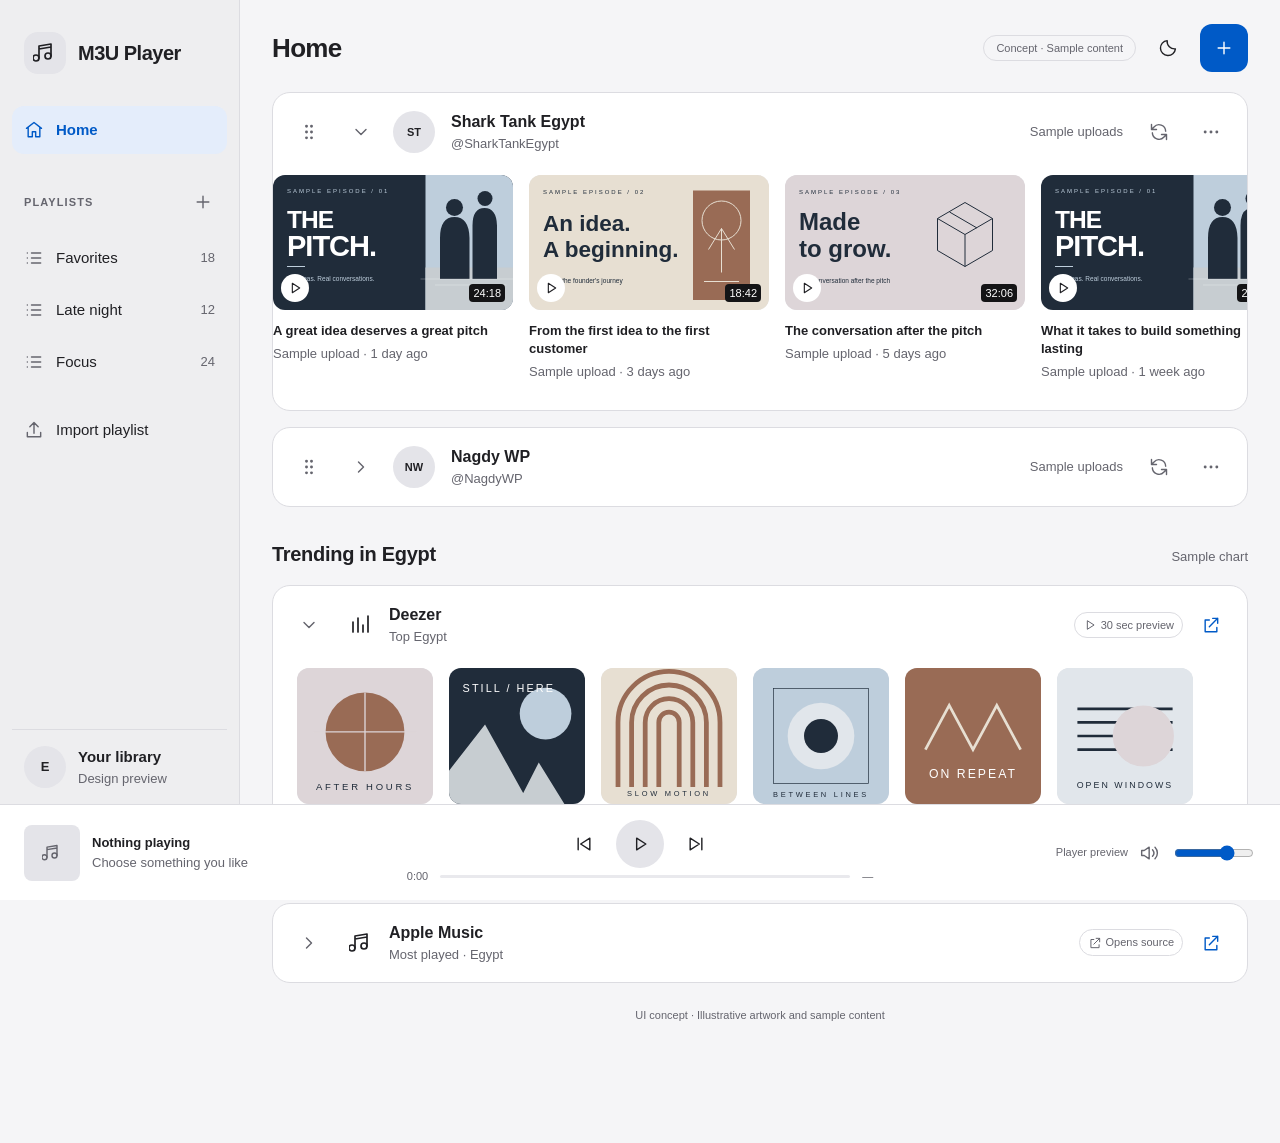
<file: design/apple-ui/preview.html>
<!doctype html>
<html lang="en" data-theme="light">
<head>
  <meta charset="utf-8">
  <meta name="viewport" content="width=device-width, initial-scale=1">
  <meta name="color-scheme" content="light dark">
  <title>M3U Player · Apple UI proposal</title>
  <style>
    /* HTML interpretations of the requested skill; exact Flutter tokens are
       not present in this repository. No production styles are imported. */
    :root {
      --ground: #f5f5f7; --card: #fff; --sidebar: #eeeef0; --text: #202024;
      --muted: #65656e; --edge: #dcdce1; --line: #e9e9ed; --accent: #005ac7;
      --on-accent: #fff; --wash: #e4edfb; --hover: #f0f0f3; --chip: #e4e4e9;
      --danger: #b92738; --scrim: #0008; --stage: #141416; --stage-text: #fff;
      --art-ink: #202c3a; --art-paper: #e1e6eb; --art-blue: #becedc;
      --art-white: #fff; --art-pale: #edf0f2; --art-grey: #c7cdd1;
      --art-plum: #ddd5d8; --art-rust: #996b55; --art-sand: #e7dfd2;
      --space-1: .25rem; --space-2: .5rem; --space-3: .75rem;
      --space-4: 1rem; --space-5: 1.25rem; --space-6: 1.5rem; --space-8: 2rem;
      --radius: 1.125rem; --small-radius: .75rem; --pill: 99rem;
      --footnote: .6875rem; --caption: .8125rem; --body: .9375rem;
      --row-title: 1rem; --title: 1.25rem; --large-title: 1.625rem;
      --icon: 1.25rem; --target: 3rem; --sidebar-width: 15rem;
      --motion: 140ms; --page-max: 78rem;
      font-family: -apple-system, BlinkMacSystemFont, "Segoe UI", sans-serif;
      color-scheme: light;
    }
    [data-theme="dark"] {
      --ground: #101011; --card: #1d1d1f; --sidebar: #171719; --text: #f5f5f7;
      --muted: #aaaab4; --edge: #3c3c41; --line: #323236; --accent: #8ab8ff;
      --on-accent: #102548; --wash: #253348; --hover: #2c2c30; --chip: #303035;
      --danger: #ff98a2; --scrim: #000a; color-scheme: dark;
    }
    * { box-sizing: border-box; }
    html, body { margin: 0; min-height: 100%; }
    body { background: var(--ground); color: var(--text); font-size: var(--body); line-height: 1.5; }
    button, input { font: inherit; }
    button, a, input { -webkit-tap-highlight-color: transparent; }
    button { color: inherit; cursor: pointer; }
    button, .button { min-block-size: var(--target); border: 0; border-radius: var(--small-radius); background: transparent; }
    button:hover, .button:hover { background: var(--hover); }
    button:active { background: var(--wash); }
    button:disabled { opacity: .5; cursor: default; }
    :focus-visible { outline: 2px solid var(--accent); outline-offset: 3px; }
    a { color: var(--accent); text-decoration: none; }
    a:hover { text-decoration: underline; }
    svg.icon { inline-size: var(--icon); block-size: var(--icon); stroke: currentColor; stroke-width: 1.7; fill: none; stroke-linecap: round; stroke-linejoin: round; flex: none; }
    .sprites { position: absolute; inline-size: 0; block-size: 0; overflow: hidden; }
    .icon-button { display: inline-flex; align-items: center; justify-content: center; inline-size: var(--target); min-inline-size: var(--target); min-block-size: var(--target); padding: var(--space-2); }
    .primary { background: var(--accent); color: var(--on-accent); }
    .primary:hover { background: var(--accent); opacity: .9; }
    .secondary { border: 1px solid var(--edge); background: var(--card); padding-inline: var(--space-5); }
    .text-button { display: inline-flex; gap: var(--space-2); align-items: center; justify-content: center; color: var(--accent); padding-inline: var(--space-3); white-space: nowrap; }
    .muted { color: var(--muted); }
    .caption { font-size: var(--caption); }
    .numeric { font-variant-numeric: tabular-nums; }
    .sr-only { position: absolute; inline-size: 1px; block-size: 1px; padding: 0; overflow: hidden; clip-path: inset(50%); white-space: nowrap; }
    [hidden] { display: none !important; }
    h1, h2, h3, p { margin: 0; }
    .app { display: grid; grid-template-columns: var(--sidebar-width) minmax(0, 1fr); min-block-size: 100vh; padding-block-end: 6rem; }
    .sidebar { position: fixed; inset-block: 0 6rem; inset-inline-start: 0; inline-size: var(--sidebar-width); padding: var(--space-6) var(--space-3) var(--space-4); display: flex; flex-direction: column; background: var(--sidebar); border-inline-end: 1px solid var(--edge); z-index: 20; overflow-y: auto; }
    .brand { display: flex; gap: var(--space-3); align-items: center; padding: var(--space-2) var(--space-3) var(--space-8); font-size: var(--title); font-weight: 650; letter-spacing: -.025em; }
    .brand-mark { background: var(--chip); color: var(--text); display: grid; place-items: center; inline-size: 2.625rem; block-size: 2.625rem; border-radius: .875rem; }
    .brand-mark .icon { inline-size: 1.5rem; block-size: 1.5rem; }
    .nav-item { inline-size: 100%; display: flex; align-items: center; gap: var(--space-3); padding: var(--space-3); text-align: start; margin-block-end: var(--space-1); }
    .nav-item .icon { color: var(--muted); }
    .nav-item[aria-current="page"] { background: var(--wash); color: var(--accent); font-weight: 600; }
    .nav-item[aria-current="page"] .icon { color: var(--accent); }
    .nav-label { flex: 1; overflow-wrap: anywhere; }
    .count { color: var(--muted); font-size: var(--caption); font-variant-numeric: tabular-nums; }
    .sidebar-label { display: flex; align-items: center; justify-content: space-between; margin-block: var(--space-5) var(--space-2); padding-inline-start: var(--space-3); color: var(--muted); }
    .sidebar-label h2 { font-size: var(--footnote); font-weight: 650; letter-spacing: .1em; text-transform: uppercase; }
    .import-button { margin-block-start: var(--space-4); }
    .profile { display: flex; align-items: center; gap: var(--space-3); padding: var(--space-4) var(--space-3) 0; border-block-start: 1px solid var(--edge); margin-block-start: auto; }
    .profile-copy { min-inline-size: 0; }
    .profile-copy p { font-size: var(--caption); }
    .avatar { inline-size: 2.625rem; block-size: 2.625rem; flex: none; display: grid; place-items: center; background: var(--chip); border-radius: 50%; font-weight: 650; font-size: var(--caption); }
    main { grid-column: 2; min-inline-size: 0; padding-inline: var(--space-8); }
    .main-inner { max-inline-size: var(--page-max); margin-inline: auto; }
    .toolbar { display: flex; justify-content: space-between; align-items: center; gap: var(--space-4); padding-block: var(--space-6) var(--space-5); }
    .toolbar-title { display: flex; align-items: center; min-inline-size: 0; gap: var(--space-2); }
    .toolbar h1 { font-size: var(--large-title); font-weight: 650; letter-spacing: -.025em; }
    .toolbar-actions { display: flex; gap: var(--space-2); align-items: center; }
    .preview-tag { font-size: var(--footnote); color: var(--muted); border: 1px solid var(--edge); border-radius: var(--pill); padding: var(--space-1) var(--space-3); white-space: nowrap; }
    .mobile-menu, .drawer-close { display: none; }
    .channel-stack { display: flex; flex-direction: column; gap: var(--space-4); }
    .panel { border: 1px solid var(--edge); border-radius: var(--radius); background: var(--card); min-inline-size: 0; }
    .panel-head { display: flex; align-items: center; gap: var(--space-1); padding: var(--space-3); min-block-size: 4.875rem; }
    .grip { cursor: grab; color: var(--muted); touch-action: none; }
    .grip:active { cursor: grabbing; }
    .collapse { color: var(--muted); }
    .collapse .icon { transition: transform var(--motion); }
    .collapse[aria-expanded="false"] .icon { transform: rotate(-90deg); }
    .channel-avatar { margin-inline: var(--space-1) var(--space-3); background: var(--chip); color: var(--text); font-size: var(--footnote); }
    .row-identity { min-inline-size: 0; flex: 1; }
    .row-identity h2, .row-identity h3 { font-size: var(--row-title); font-weight: 650; overflow-wrap: anywhere; }
    .row-identity p { font-size: var(--caption); color: var(--muted); }
    .row-tools { display: flex; align-items: center; gap: var(--space-1); margin-inline-start: auto; }
    .row-tools > .icon-button { color: var(--muted); }
    .header-note { font-size: var(--caption); color: var(--muted); padding-inline: var(--space-2); white-space: nowrap; }
    .row-body { padding-block-end: var(--space-5); }
    .rail { display: flex; gap: var(--space-4); overflow-x: auto; padding: var(--space-1) var(--space-6) var(--space-2); scroll-snap-type: x proximity; scrollbar-color: var(--edge) transparent; scrollbar-width: thin; }
    .media { inline-size: 15rem; min-inline-size: 15rem; text-align: start; padding: 0; display: flex; flex-direction: column; align-items: stretch; border-radius: var(--small-radius); scroll-snap-align: start; background: transparent; }
    .media:hover { background: transparent; }
    .thumbnail { position: relative; aspect-ratio: 16/9; inline-size: 100%; overflow: hidden; background: var(--chip); border-radius: var(--small-radius); }
    .art { inline-size: 100%; block-size: 100%; display: block; }
    .media:hover .thumbnail { outline: 2px solid var(--accent); outline-offset: 2px; }
    .media-title { font-size: var(--caption); font-weight: 600; margin-block-start: var(--space-3); line-height: 1.4; }
    .media-meta { font-size: var(--caption); color: var(--muted); margin-block-start: var(--space-1); }
    .duration { position: absolute; inset-inline-end: var(--space-2); inset-block-end: var(--space-2); background: var(--stage); color: var(--stage-text); font-size: var(--footnote); font-variant-numeric: tabular-nums; border-radius: var(--space-1); padding: 1px var(--space-1); }
    .thumbnail-play { position: absolute; inset-inline-start: var(--space-2); inset-block-end: var(--space-2); inline-size: 1.75rem; block-size: 1.75rem; display: grid; place-items: center; border-radius: 50%; background: var(--card); color: var(--text); }
    .thumbnail-play .icon { inline-size: 1rem; block-size: 1rem; }
    .section-heading { display: flex; align-items: baseline; flex-wrap: wrap; justify-content: space-between; gap: var(--space-2); margin-block: var(--space-8) var(--space-4); }
    .section-heading h2 { font-size: var(--title); font-weight: 650; letter-spacing: -.015em; }
    .section-heading p { font-size: var(--caption); color: var(--muted); }
    .trends { display: flex; flex-direction: column; gap: var(--space-4); }
    .source-logo { inline-size: 2rem; block-size: 2rem; margin-inline: var(--space-2); color: var(--text); display: grid; place-items: center; }
    .source-logo .icon { inline-size: 1.5rem; block-size: 1.5rem; }
    .mode { display: inline-flex; align-items: center; gap: var(--space-1); border: 1px solid var(--edge); border-radius: var(--pill); padding: var(--space-1) var(--space-2); font-size: var(--footnote); color: var(--muted); white-space: nowrap; }
    .mode .icon { inline-size: .875rem; block-size: .875rem; }
    .album { inline-size: 8.5rem; min-inline-size: 8.5rem; }
    .album .thumbnail { aspect-ratio: 1; }
    .rank { font-size: var(--footnote); color: var(--muted); margin-inline-end: var(--space-1); font-weight: 400; }
    .content-footer { padding-block: var(--space-6); color: var(--muted); font-size: var(--footnote); text-align: center; }
    .player-bar { position: fixed; inset-inline: 0; inset-block-end: 0; z-index: 30; min-block-size: 6rem; display: grid; grid-template-columns: minmax(0, 1fr) minmax(17rem, 1.3fr) minmax(0, 1fr); gap: var(--space-6); align-items: center; padding: var(--space-3) var(--space-6); border-block-start: 1px solid var(--edge); background: var(--card); }
    .now-playing { min-inline-size: 0; display: flex; align-items: center; gap: var(--space-3); }
    .now-cover { inline-size: 3.5rem; block-size: 3.5rem; border-radius: var(--space-2); overflow: hidden; background: var(--chip); color: var(--muted); display: grid; place-items: center; flex: none; }
    .now-copy { min-inline-size: 0; }
    .now-copy strong { font-weight: 600; font-size: var(--caption); display: block; overflow: hidden; text-overflow: ellipsis; white-space: nowrap; }
    .now-copy p { font-size: var(--caption); color: var(--muted); }
    .transport { display: flex; flex-direction: column; align-items: center; }
    .transport-buttons { display: flex; align-items: center; justify-content: center; gap: var(--space-2); }
    .transport-buttons .main-play { background: var(--chip); border-radius: 50%; }
    .progress { display: flex; gap: var(--space-3); align-items: center; inline-size: 100%; font-size: var(--footnote); color: var(--muted); }
    .progress-line { flex: 1; block-size: 3px; border-radius: var(--pill); background: var(--line); }
    .player-end { display: flex; align-items: center; justify-content: flex-end; gap: var(--space-3); color: var(--muted); }
    .volume { accent-color: var(--accent); inline-size: 5rem; min-block-size: var(--target); }
    .preview-word { font-size: var(--footnote); color: var(--muted); }
    dialog { inline-size: min(30rem, calc(100% - 2rem)); max-block-size: calc(100dvh - 2rem); overflow-y: auto; padding: var(--space-6); border: 0; border-radius: var(--radius); background: var(--card); color: var(--text); }
    dialog::backdrop { background: var(--scrim); }
    .dialog-head { display: flex; align-items: center; justify-content: space-between; gap: var(--space-3); margin-block-end: var(--space-4); }
    .dialog-head h2 { font-size: var(--title); font-weight: 650; }
    .dialog-actions { display: flex; flex-wrap: wrap; justify-content: flex-end; gap: var(--space-2); margin-block-start: var(--space-6); }
    .dialog-actions .primary { padding-inline: var(--space-5); }
    .field { display: flex; flex-direction: column; gap: var(--space-2); margin-block-start: var(--space-5); }
    .field label { font-size: var(--caption); font-weight: 600; }
    input[type="text"], input[type="url"] { min-inline-size: 0; inline-size: 100%; min-block-size: var(--target); background: var(--ground); color: var(--text); border: 1px solid var(--edge); border-radius: var(--small-radius); padding: var(--space-3); }
    .lookup-result { display: flex; align-items: center; gap: var(--space-3); border: 1px solid var(--edge); border-radius: var(--small-radius); padding: var(--space-4); margin-block-start: var(--space-4); }
    .lookup-result strong { display: block; }
    .inline-message { color: var(--danger); font-size: var(--caption); margin-block-start: var(--space-3); }
    .video-dialog { inline-size: min(57rem, calc(100% - 2rem)); padding: 0; }
    .video-dialog .dialog-head { padding: var(--space-4) var(--space-5); margin: 0; }
    .video-dialog .dialog-head h2 { font-size: var(--row-title); }
    .video-stage { position: relative; aspect-ratio: 16/9; background: var(--stage); }
    .video-stage .art { opacity: .6; }
    .stage-indicator { position: absolute; inset: 0; display: grid; align-content: center; justify-items: center; gap: var(--space-3); color: var(--stage-text); }
    .stage-indicator .icon { inline-size: 3rem; block-size: 3rem; }
    .stage-indicator span { background: var(--stage); border-radius: var(--pill); padding: var(--space-1) var(--space-3); font-size: var(--caption); }
    .video-info { padding: var(--space-5) var(--space-6); }
    .video-info h3 { font-size: var(--title); margin-block-end: var(--space-1); }
    .video-bottom { display: flex; flex-wrap: wrap; justify-content: space-between; align-items: center; gap: var(--space-3); border-block-start: 1px solid var(--line); margin-block-start: var(--space-5); padding-block-start: var(--space-3); }
    .link-button { min-block-size: var(--target); display: inline-flex; align-items: center; gap: var(--space-2); }
    .menu-dialog { inline-size: min(23rem, calc(100% - 2rem)); }
    .menu-item { inline-size: 100%; display: flex; gap: var(--space-3); align-items: center; text-align: start; padding-inline: var(--space-3); }
    .danger { color: var(--danger); }
    .menu-divider { border: 0; border-block-start: 1px solid var(--line); margin-block: var(--space-2); }
    .dropzone { display: flex; flex-direction: column; gap: var(--space-3); align-items: center; text-align: center; border: 1px dashed var(--edge); border-radius: var(--small-radius); padding: var(--space-6); margin-block-start: var(--space-5); }
    .dropzone input { inline-size: 100%; font-size: var(--caption); }
    .playlist-head { display: flex; justify-content: space-between; align-items: center; flex-wrap: wrap; gap: var(--space-3); padding: var(--space-5); }
    .playlist-track { display: flex; gap: var(--space-4); align-items: center; padding: var(--space-3) var(--space-5); border-block-start: 1px solid var(--line); }
    .playlist-track .media-meta { margin: 0; }
    .track-art { inline-size: 3rem; block-size: 3rem; flex: none; border-radius: var(--space-2); overflow: hidden; }
    .toast { position: fixed; inset-inline-start: 50%; inset-block-end: 7rem; transform: translateX(-50%); z-index: 60; inline-size: max-content; max-inline-size: calc(100% - 2rem); padding: var(--space-3) var(--space-5); border: 1px solid var(--edge); border-radius: var(--pill); background: var(--card); color: var(--text); font-size: var(--caption); text-align: center; pointer-events: none; }
    .dragging { outline: 2px solid var(--accent); opacity: .75; }
    .drawer-scrim { display: none; }
    @media (min-width: 100rem) { main { padding-inline: 3rem; } }
    @media (max-width: 70rem) {
      :root { --sidebar-width: 13rem; }
      main { padding-inline: var(--space-6); }
      .header-note { display: none; }
      .player-end .preview-word { display: none; }
      .player-bar { grid-template-columns: minmax(0, 1fr) minmax(15rem, 1fr) auto; }
      .mode { margin-inline-start: auto; }
    }
    @media (max-width: 50rem) {
      .app { display: block; }
      main { padding-inline: var(--space-5); }
      .sidebar { inset-block-end: 0; inline-size: min(19rem, calc(100% - 3rem)); transform: translateX(-110%); transition: transform var(--motion); z-index: 50; }
      [dir="rtl"] .sidebar { transform: translateX(110%); }
      .sidebar[data-open] { transform: none; }
      .sidebar .brand { padding-block-end: var(--space-6); }
      .drawer-close { display: inline-flex; margin-inline-start: auto; }
      .mobile-menu { display: inline-flex; }
      .drawer-scrim[data-open] { display: block; position: fixed; inset: 0; background: var(--scrim); z-index: 40; border-radius: 0; inline-size: 100%; block-size: 100%; }
      .toolbar { padding-block: var(--space-4); }
      .toolbar h1 { font-size: var(--title); }
      .player-bar { grid-template-columns: minmax(0, 1fr) auto; gap: var(--space-2); padding-inline: var(--space-4); }
      .player-end, .progress, .transport-buttons .skip { display: none; }
      .player-bar { min-block-size: 5rem; }
      .app { padding-block-end: 5rem; }
      .toast { inset-block-end: 6rem; }
      .preview-tag { display: none; }
      .row-tools { gap: 0; }
      .row-identity p { font-size: var(--footnote); }
      .channel-avatar { margin-inline-end: var(--space-2); inline-size: 2.25rem; block-size: 2.25rem; }
      .panel-head { flex-wrap: wrap; padding: var(--space-2); gap: 0; }
      .channel-head .row-identity { flex: 1; min-inline-size: 5rem; }
      .channel-head .row-tools { margin-inline-start: auto; }
      .panel-head > .mode { margin-inline-start: auto; margin-inline-end: var(--space-2); }
      .row-tools .refresh { display: none; }
      .rail { padding-inline: var(--space-4); }
      .media { inline-size: 14rem; min-inline-size: 14rem; }
      .album { inline-size: 8.5rem; min-inline-size: 8.5rem; }
      .source-head .row-identity { flex: 1; min-inline-size: 5rem; }
      .source-head .source-open { margin-inline-start: auto; }
    }
    @media (max-width: 25rem) {
      main { padding-inline: var(--space-3); }
      .toolbar-actions { gap: 0; }
      .panel-head .row-identity h2, .panel-head .row-identity h3 { font-size: var(--body); }
    }
    @media (prefers-reduced-motion: reduce) { *, *::before, *::after { transition: none !important; scroll-behavior: auto !important; } }
    @media (prefers-contrast: more) { :root { --edge: #83838c; --line: #a4a4ab; } [data-theme="dark"] { --edge: #909099; --line: #686870; } }
  </style>
</head>
<body>
  <!-- Static outline Tabler glyphs. Artwork is illustrative SVG, not creator metadata. -->
  <svg class="sprites" xmlns="http://www.w3.org/2000/svg" aria-hidden="true">
    <defs>
      <symbol id="i-music" viewBox="0 0 24 24"><path d="M6 17V5l12-2v12M6 8l12-2"/><ellipse cx="3" cy="17" rx="3" ry="3"/><ellipse cx="15" cy="15" rx="3" ry="3"/></symbol>
      <symbol id="i-home" viewBox="0 0 24 24"><path d="m3 10 9-7 9 7M5 9v11h5v-6h4v6h5V9"/></symbol>
      <symbol id="i-list" viewBox="0 0 24 24"><path d="M9 6h11M9 12h11M9 18h11M4 6h.01M4 12h.01M4 18h.01"/></symbol>
      <symbol id="i-plus" viewBox="0 0 24 24"><path d="M12 5v14M5 12h14"/></symbol>
      <symbol id="i-upload" viewBox="0 0 24 24"><path d="M12 16V3m-5 5 5-5 5 5M4 15v5h16v-5"/></symbol>
      <symbol id="i-download" viewBox="0 0 24 24"><path d="M12 3v13m-5-5 5 5 5-5M4 17v4h16v-4"/></symbol>
      <symbol id="i-sun" viewBox="0 0 24 24"><circle cx="12" cy="12" r="4"/><path d="M12 2v1m0 18v1M2 12h1m18 0h1M4.9 4.9l.7.7m12.8 12.8.7.7M4.9 19.1l.7-.7M18.4 5.6l.7-.7"/></symbol>
      <symbol id="i-moon" viewBox="0 0 24 24"><path d="M20.9 13A9 9 0 0 1 11 3.1 9 9 0 1 0 20.9 13Z"/></symbol>
      <symbol id="i-chevron" viewBox="0 0 24 24"><path d="m6 9 6 6 6-6"/></symbol>
      <symbol id="i-grip" viewBox="0 0 24 24"><path d="M9 5h.01M9 12h.01M9 19h.01M15 5h.01M15 12h.01M15 19h.01" stroke-width="3.5"/></symbol>
      <symbol id="i-more" viewBox="0 0 24 24"><path d="M5 12h.01M12 12h.01M19 12h.01" stroke-width="3.5"/></symbol>
      <symbol id="i-refresh" viewBox="0 0 24 24"><path d="M20 11a8 8 0 0 0-14-5L3 9m0-6v6h6M4 13a8 8 0 0 0 14 5l3-3m-6 0h6v6"/></symbol>
      <symbol id="i-play" viewBox="0 0 24 24"><path d="m8 5 11 7-11 7Z"/></symbol>
      <symbol id="i-pause" viewBox="0 0 24 24"><path d="M7 5h3v14H7zM14 5h3v14h-3z"/></symbol>
      <symbol id="i-prev" viewBox="0 0 24 24"><path d="M5 5v14m14-14L8 12l11 7Z"/></symbol>
      <symbol id="i-next" viewBox="0 0 24 24"><path d="M19 5v14M5 5l11 7-11 7Z"/></symbol>
      <symbol id="i-volume" viewBox="0 0 24 24"><path d="m11 5-6 4H2v6h3l6 4ZM15 8a6 6 0 0 1 0 8m3-11a10 10 0 0 1 0 14"/></symbol>
      <symbol id="i-external" viewBox="0 0 24 24"><path d="M10 6H5v14h14v-5M14 4h6v6m0-6L10 14"/></symbol>
      <symbol id="i-x" viewBox="0 0 24 24"><path d="m6 6 12 12M6 18 18 6"/></symbol>
      <symbol id="i-menu" viewBox="0 0 24 24"><path d="M4 6h16M4 12h16M4 18h16"/></symbol>
      <symbol id="i-up" viewBox="0 0 24 24"><path d="M12 19V5m-6 6 6-6 6 6"/></symbol>
      <symbol id="i-down" viewBox="0 0 24 24"><path d="M12 5v14m-6-6 6 6 6-6"/></symbol>
      <symbol id="i-trash" viewBox="0 0 24 24"><path d="M4 7h16M10 11v6m4-6v6M6 7l1 14h10l1-14M9 7V3h6v4"/></symbol>
      <symbol id="i-check" viewBox="0 0 24 24"><path d="m5 12 4 4L19 6"/></symbol>
      <symbol id="i-chart" viewBox="0 0 24 24"><path d="M4 19V9m5 10V5m5 14v-7m5 7V3"/></symbol>
      <symbol id="i-video" viewBox="0 0 24 24"><rect x="3" y="5" width="18" height="14" rx="4"/><path d="m10 9 5 3-5 3Z"/></symbol>

      <symbol id="art-pitch" viewBox="0 0 480 270">
        <rect width="480" height="270" fill="var(--art-ink)"/>
        <path d="M305 0h175v270H305z" fill="var(--art-blue)"/>
        <path d="M305 185h175v85H305z" fill="var(--art-grey)"/>
        <path d="M334 208v-82q0-42 29-42t30 42v82M399 208v-107q0-35 24-35t25 35v107" fill="var(--art-ink)"/>
        <circle cx="363" cy="65" r="17" fill="var(--art-ink)"/><circle cx="424" cy="47" r="15" fill="var(--art-ink)"/>
        <path d="M295 208h185M324 220h143" stroke="var(--art-white)" opacity=".55"/>
        <text x="28" y="36" fill="var(--art-blue)" font-size="12" letter-spacing="4">SAMPLE EPISODE / 01</text>
        <text x="28" y="106" fill="var(--art-white)" font-size="49" font-weight="700" letter-spacing="-2">THE</text>
        <text x="28" y="161" fill="var(--art-white)" font-size="58" font-weight="700" letter-spacing="-2">PITCH.</text>
        <path d="M28 183h36" stroke="var(--art-blue)" stroke-width="2"/>
        <text x="28" y="211" fill="var(--art-blue)" font-size="13">Big ideas. Real conversations.</text>
      </symbol>
      <symbol id="art-idea" viewBox="0 0 480 270">
        <rect width="480" height="270" fill="var(--art-sand)"/>
        <path d="M328 250V31h114v219" fill="var(--art-rust)"/>
        <circle cx="385" cy="91" r="39" fill="none" stroke="var(--art-sand)" stroke-width="2"/>
        <path d="m359 149 26-42 26 42m-26-42v88M350 213h70" stroke="var(--art-sand)" stroke-width="2" fill="none"/>
        <text x="28" y="38" fill="var(--art-ink)" font-size="12" letter-spacing="4">SAMPLE EPISODE / 02</text>
        <text x="28" y="111" fill="var(--art-ink)" font-size="45" font-weight="700">An idea.</text>
        <text x="28" y="163" fill="var(--art-ink)" font-size="45" font-weight="700">A beginning.</text>
        <text x="28" y="216" fill="var(--art-ink)" font-size="13">Inside the founder's journey</text>
      </symbol>
      <symbol id="art-deal" viewBox="0 0 480 270">
        <rect width="480" height="270" fill="var(--art-plum)"/>
        <path d="m305 87 55-32 55 32v64l-55 32-55-32Z" fill="none" stroke="var(--art-ink)" stroke-width="2"/>
        <path d="m360 119 55-32m-55 32v64m0-64-55-32m24-13 55 32" fill="none" stroke="var(--art-ink)" stroke-width="2"/>
        <text x="28" y="38" fill="var(--art-ink)" font-size="12" letter-spacing="4">SAMPLE EPISODE / 03</text>
        <text x="28" y="109" fill="var(--art-ink)" font-size="48" font-weight="700">Made</text>
        <text x="28" y="164" fill="var(--art-ink)" font-size="48" font-weight="700">to grow.</text>
        <text x="28" y="216" fill="var(--art-ink)" font-size="13">The conversation after the pitch</text>
      </symbol>
      <symbol id="art-build" viewBox="0 0 480 270">
        <rect width="480" height="270" fill="var(--art-paper)"/>
        <rect x="273" y="48" width="175" height="165" rx="9" fill="var(--art-white)"/>
        <path d="M273 76h175M289 62h3m5 0h3m5 0h3" stroke="var(--art-grey)" stroke-width="2"/>
        <rect x="289" y="94" width="142" height="49" rx="4" fill="var(--art-blue)"/>
        <rect x="289" y="154" width="66" height="42" rx="4" fill="var(--art-paper)"/><rect x="365" y="154" width="66" height="42" rx="4" fill="var(--art-plum)"/>
        <text x="28" y="38" fill="var(--art-ink)" font-size="12" letter-spacing="4">SAMPLE TUTORIAL</text>
        <text x="28" y="114" fill="var(--art-ink)" font-size="43" font-weight="700">Build</text>
        <text x="28" y="163" fill="var(--art-ink)" font-size="43" font-weight="700">something.</text>
        <text x="28" y="215" fill="var(--art-ink)" font-size="13">A better home for your next idea</text>
      </symbol>
      <symbol id="art-cover-1" viewBox="0 0 200 200"><rect width="200" height="200" fill="var(--art-plum)"/><circle cx="100" cy="94" r="58" fill="var(--art-rust)"/><path d="M24 94h152M100 36v116" stroke="var(--art-plum)" stroke-width="2"/><text x="100" y="180" text-anchor="middle" fill="var(--art-ink)" font-size="14" letter-spacing="4">AFTER HOURS</text></symbol>
      <symbol id="art-cover-2" viewBox="0 0 200 200"><rect width="200" height="200" fill="var(--art-ink)"/><circle cx="142" cy="67" r="38" fill="var(--art-blue)"/><path d="m0 151 53-68 65 117H0m76 49 56-110 68 110Z" fill="var(--art-grey)"/><text x="20" y="36" fill="var(--art-white)" font-size="16" letter-spacing="3">STILL / HERE</text></symbol>
      <symbol id="art-cover-3" viewBox="0 0 200 200"><rect width="200" height="200" fill="var(--art-sand)"/><path d="M25 175V80a75 75 0 0 1 150 0v95M45 175V80a55 55 0 0 1 110 0v95M65 175V80a35 35 0 0 1 70 0v95M85 175V80a15 15 0 0 1 30 0v95" stroke="var(--art-rust)" stroke-width="7" fill="none"/><text x="100" y="188" text-anchor="middle" fill="var(--art-ink)" font-size="11" letter-spacing="4">SLOW MOTION</text></symbol>
      <symbol id="art-cover-4" viewBox="0 0 200 200"><rect width="200" height="200" fill="var(--art-blue)"/><rect x="30" y="30" width="140" height="140" fill="none" stroke="var(--art-ink)"/><circle cx="100" cy="100" r="49" fill="var(--art-paper)"/><circle cx="100" cy="100" r="25" fill="var(--art-ink)"/><text x="100" y="190" text-anchor="middle" fill="var(--art-ink)" font-size="11" letter-spacing="4">BETWEEN LINES</text></symbol>
      <symbol id="art-cover-5" viewBox="0 0 200 200"><rect width="200" height="200" fill="var(--art-rust)"/><path d="m30 120 35-65 35 65 35-65 35 65" stroke="var(--art-sand)" stroke-width="4" fill="none"/><text x="100" y="162" text-anchor="middle" fill="var(--art-white)" font-size="18" letter-spacing="3">ON REPEAT</text></symbol>
      <symbol id="art-cover-6" viewBox="0 0 200 200"><rect width="200" height="200" fill="var(--art-paper)"/><path d="M30 120h140M30 100h140M30 80h140M30 60h140" stroke="var(--art-ink)" stroke-width="4"/><circle cx="127" cy="100" r="45" fill="var(--art-plum)"/><text x="100" y="176" text-anchor="middle" fill="var(--art-ink)" font-size="13" letter-spacing="3">OPEN WINDOWS</text></symbol>
    </defs>
  </svg>

  <div class="app">
    <aside class="sidebar" id="library" aria-label="Library">
      <div class="brand"><span class="brand-mark"><svg class="icon" aria-hidden="true"><use href="#i-music"/></svg></span><span>M3U Player</span><button class="icon-button drawer-close" aria-label="Close library"><svg class="icon" aria-hidden="true"><use href="#i-x"/></svg></button></div>
      <nav aria-label="Main navigation"><button class="nav-item" id="home-button" aria-current="page"><svg class="icon" aria-hidden="true"><use href="#i-home"/></svg><span class="nav-label">Home</span></button></nav>
      <div class="sidebar-label"><h2>Playlists</h2><button class="icon-button" id="new-playlist" title="New playlist" aria-label="New playlist"><svg class="icon" aria-hidden="true"><use href="#i-plus"/></svg></button></div>
      <nav id="playlists" aria-label="Playlists"></nav>
      <button class="nav-item import-button" id="import-button"><svg class="icon" aria-hidden="true"><use href="#i-upload"/></svg><span>Import playlist</span></button>
      <div style="flex:1;min-block-size:2rem"></div>
      <div class="profile"><span class="avatar">E</span><div class="profile-copy"><strong>Your library</strong><p class="muted">Design preview</p></div></div>
    </aside>
    <button class="drawer-scrim" aria-label="Close library" tabindex="-1"></button>
    <main id="main">
      <div class="main-inner">
        <header class="toolbar">
          <div class="toolbar-title"><button class="icon-button mobile-menu" id="library-toggle" title="Open library" aria-label="Open library" aria-expanded="false" aria-controls="library"><svg class="icon" aria-hidden="true"><use href="#i-menu"/></svg></button><h1 id="page-title">Home</h1></div>
          <div class="toolbar-actions"><span class="preview-tag">Concept · Sample content</span><button class="icon-button" id="theme-toggle" title="Switch to dark appearance" aria-label="Switch to dark appearance"><svg class="icon" aria-hidden="true"><use href="#i-moon"/></svg></button><button class="icon-button primary" id="add-channel" title="Add YouTube channel" aria-label="Add YouTube channel"><svg class="icon" aria-hidden="true"><use href="#i-plus"/></svg></button></div>
        </header>
        <div id="home-view">
          <section id="channels" class="channel-stack" aria-label="Your chosen YouTube channels"></section>
          <section aria-labelledby="trending-title">
            <header class="section-heading"><h2 id="trending-title">Trending in Egypt</h2><p>Sample chart</p></header>
            <div class="trends" id="trends"></div>
          </section>
        </div>
        <section id="playlist-view" hidden aria-label="Playlist tracks"></section>
        <p class="content-footer">UI concept · Illustrative artwork and sample content</p>
      </div>
    </main>
    <footer class="player-bar" aria-label="Media player preview">
      <div class="now-playing"><div class="now-cover" id="now-cover"><svg class="icon" aria-hidden="true"><use href="#i-music"/></svg></div><div class="now-copy"><strong id="now-title">Nothing playing</strong><p id="now-artist">Choose something you like</p></div></div>
      <div class="transport"><div class="transport-buttons"><button class="icon-button skip" aria-label="Previous track" data-preview-control><svg class="icon" aria-hidden="true"><use href="#i-prev"/></svg></button><button class="icon-button main-play" id="bar-play" aria-label="Preview playback control"><svg class="icon" aria-hidden="true"><use href="#i-play"/></svg></button><button class="icon-button skip" aria-label="Next track" data-preview-control><svg class="icon" aria-hidden="true"><use href="#i-next"/></svg></button></div><div class="progress numeric"><span>0:00</span><span class="progress-line"></span><span>—</span></div></div>
      <div class="player-end"><span class="preview-word">Player preview</span><svg class="icon" aria-hidden="true"><use href="#i-volume"/></svg><label class="sr-only" for="volume">Preview volume</label><input id="volume" class="volume" type="range" min="0" max="100" value="70"></div>
    </footer>
  </div>

  <dialog id="channel-dialog" aria-labelledby="add-title">
    <div class="dialog-head"><h2 id="add-title">Add YouTube channel</h2><button class="icon-button" data-close aria-label="Close add channel"><svg class="icon" aria-hidden="true"><use href="#i-x"/></svg></button></div>
    <p class="muted">Keep the channels you enjoy close by.</p>
    <form id="channel-form"><div class="field"><label for="channel-input">Channel URL or @handle</label><input id="channel-input" type="text" placeholder="youtube.com/@SharkTankEgypt" autocomplete="off" required></div><p class="inline-message" id="channel-error" role="status" hidden></p><div class="lookup-result" id="channel-result" hidden></div><p class="caption muted" style="margin-block-start:1rem">Design preview · Lookup and saving are simulated.</p><div class="dialog-actions"><button class="secondary" type="button" data-close>Cancel</button><button class="primary" type="submit" id="channel-submit">Find channel</button></div></form>
  </dialog>

  <dialog id="video-dialog" class="video-dialog" aria-labelledby="video-dialog-title">
    <header class="dialog-head"><div><h2 id="video-dialog-title">Video player</h2><p class="caption muted" id="video-channel"></p></div><button class="icon-button" data-close aria-label="Close video player"><svg class="icon" aria-hidden="true"><use href="#i-x"/></svg></button></header>
    <div class="video-stage"><svg class="art" aria-hidden="true"><use id="video-art" href="#art-pitch"/></svg><div class="stage-indicator"><svg class="icon" aria-hidden="true"><use href="#i-video"/></svg><span>Player layout preview</span></div></div>
    <div class="video-info"><h3 id="video-title"></h3><p class="muted caption">Sample video · No media loaded in this proposal</p><div class="video-bottom"><button class="text-button" data-preview-control><svg class="icon" aria-hidden="true"><use href="#i-play"/></svg>Play / Pause</button><a class="link-button caption" id="video-external" target="_blank" rel="noopener noreferrer">Open channel on YouTube<svg class="icon" aria-hidden="true"><use href="#i-external"/></svg></a></div></div>
  </dialog>

  <dialog id="row-menu" class="menu-dialog" aria-labelledby="row-menu-title"><div class="dialog-head"><h2 id="row-menu-title">Channel options</h2><button class="icon-button" data-close aria-label="Close channel options"><svg class="icon" aria-hidden="true"><use href="#i-x"/></svg></button></div><button class="menu-item" id="move-up"><svg class="icon" aria-hidden="true"><use href="#i-up"/></svg>Move up</button><button class="menu-item" id="move-down"><svg class="icon" aria-hidden="true"><use href="#i-down"/></svg>Move down</button><button class="menu-item" id="menu-refresh"><svg class="icon" aria-hidden="true"><use href="#i-refresh"/></svg>Refresh channel</button><a class="menu-item button" id="menu-external" target="_blank" rel="noopener noreferrer"><svg class="icon" aria-hidden="true"><use href="#i-external"/></svg>Open on YouTube</a><hr class="menu-divider"><button class="menu-item danger" id="remove-channel"><svg class="icon" aria-hidden="true"><use href="#i-trash"/></svg>Remove channel</button></dialog>
  <dialog id="confirm-dialog" aria-labelledby="confirm-title"><div class="dialog-head"><h2 id="confirm-title">Remove channel?</h2></div><p class="muted" id="confirm-copy"></p><div class="dialog-actions"><button class="secondary" data-close>Cancel</button><button class="secondary danger" id="confirm-remove">Remove channel</button></div></dialog>
  <dialog id="playlist-dialog" aria-labelledby="playlist-dialog-title"><div class="dialog-head"><h2 id="playlist-dialog-title">New playlist</h2><button class="icon-button" data-close aria-label="Close new playlist"><svg class="icon" aria-hidden="true"><use href="#i-x"/></svg></button></div><form id="playlist-form"><div class="field"><label for="playlist-input">Name</label><input id="playlist-input" type="text" placeholder="My new playlist" required maxlength="80"></div><div class="dialog-actions"><button class="secondary" type="button" data-close>Cancel</button><button class="primary" type="submit">Create playlist</button></div></form></dialog>
  <dialog id="import-dialog" aria-labelledby="import-title"><div class="dialog-head"><h2 id="import-title">Import playlist</h2><button class="icon-button" data-close aria-label="Close import playlist"><svg class="icon" aria-hidden="true"><use href="#i-x"/></svg></button></div><p class="muted">Bring a playlist from an .m3u or .m3u8 file.</p><label class="dropzone" for="import-file"><svg class="icon" aria-hidden="true"><use href="#i-upload"/></svg><strong>Choose your playlist</strong><input id="import-file" type="file" accept=".m3u,.m3u8"></label><p class="caption muted" style="margin-block-start:1rem">Layout preview · No file is uploaded or imported.</p><div class="dialog-actions"><button class="secondary" data-close>Done</button></div></dialog>
  <div id="toast" class="toast" role="status" hidden></div>

  <script>
    // Proposal state is memory-only. No app modules, network, storage or keys.
    const $ = (selector, root = document) => root.querySelector(selector);
    const $$ = (selector, root = document) => [...root.querySelectorAll(selector)];
    const icon = name => `<svg class="icon" aria-hidden="true"><use href="#i-${name}"/></svg>`;
    const art = name => `<svg class="art" aria-hidden="true"><use href="#art-${name}"/></svg>`;
    const escapeHTML = value => String(value).replace(/[&<>"']/g, ch => ({ '&': '&amp;', '<': '&lt;', '>': '&gt;', '"': '&quot;', "'": '&#39;' }[ch]));
    let toastTimer, activeRow, lookup, invoker, confirmInvoker;
    const mockVideos = [
      { title: 'A great idea deserves a great pitch', meta: 'Sample upload · 1 day ago', duration: '24:18', art: 'pitch' },
      { title: 'From the first idea to the first customer', meta: 'Sample upload · 3 days ago', duration: '18:42', art: 'idea' },
      { title: 'The conversation after the pitch', meta: 'Sample upload · 5 days ago', duration: '32:06', art: 'deal' },
      { title: 'What it takes to build something lasting', meta: 'Sample upload · 1 week ago', duration: '21:50', art: 'pitch' }
    ];
    const tracks = ['After Hours', 'Still Here', 'Slow Motion', 'Between Lines', 'On Repeat', 'Open Windows'].map((title, i) => ({ title, artist: ['Studio Sessions', 'The Evening Edit', 'Morning Notes', 'Side A', 'The Evening Edit', 'Studio Sessions'][i], art: `cover-${i + 1}` }));
    const playlists = [{ name: 'Favorites', count: 18 }, { name: 'Late night', count: 12 }, { name: 'Focus', count: 24 }];

    function toast(message) {
      clearTimeout(toastTimer); $('#toast').textContent = message; $('#toast').hidden = false;
      toastTimer = setTimeout(() => { $('#toast').hidden = true; }, 2800);
    }
    function openDialog(dialog, trigger) {
      dialog._trigger = trigger || document.activeElement; dialog.showModal();
    }
    $$('dialog').forEach(dialog => {
      dialog.addEventListener('click', event => {
        if (event.target.closest('[data-close]')) dialog.close();
        if (event.target === dialog) { const bounds = dialog.getBoundingClientRect(); if (event.clientX < bounds.left || event.clientX > bounds.right || event.clientY < bounds.top || event.clientY > bounds.bottom) dialog.close(); }
      });
      dialog.addEventListener('close', () => { if (dialog._trigger?.isConnected) dialog._trigger.focus(); });
    });

    function makeToggle(row, title, collapsed) {
      const toggle = $('.collapse', row), body = $('.row-body', row);
      const sync = () => {
        body.hidden = collapsed;
        toggle.setAttribute('aria-expanded', String(!collapsed));
        toggle.setAttribute('aria-label', `${collapsed ? 'Expand' : 'Collapse'} ${title}`);
        toggle.title = `${collapsed ? 'Expand' : 'Collapse'} ${title}`;
      };
      toggle.addEventListener('click', () => { collapsed = !collapsed; sync(); }); sync();
    }
    function openVideo(video, channel, trigger) {
      $('#video-channel').textContent = channel.title;
      $('#video-title').textContent = video.title;
      $('#video-art').setAttribute('href', `#art-${video.art}`);
      $('#video-external').href = `https://www.youtube.com/@${encodeURIComponent(channel.handle)}`;
      openDialog($('#video-dialog'), trigger);
    }
    function setNowPlaying(track) {
      $('#now-cover').innerHTML = art(track.art); $('#now-title').textContent = track.title;
      $('#now-artist').textContent = `${track.artist} · Preview only`; toast('Player appearance preview — no media is loaded.');
    }
    function addChannel(channel) {
      const row = document.createElement('section'); row.className = 'panel channel-row'; row.dataset.handle = channel.handle;
      const id = `channel-${channel.handle.replace(/[^a-z0-9]/gi, '')}-${Date.now()}`;
      row.setAttribute('aria-label', channel.title); row._channel = channel;
      row.innerHTML = `<header class="panel-head channel-head"><button class="icon-button grip" aria-label="Reorder ${escapeHTML(channel.title)}. Use up and down arrow keys." title="Drag to reorder · ↑/↓ with keyboard">${icon('grip')}</button><button class="icon-button collapse" aria-controls="${id}">${icon('chevron')}</button><span class="avatar channel-avatar" aria-hidden="true">${escapeHTML(channel.initials)}</span><div class="row-identity"><h2>${escapeHTML(channel.title)}</h2><p><bdi>@${escapeHTML(channel.handle)}</bdi></p></div><div class="row-tools"><span class="header-note">Sample uploads</span><button class="icon-button refresh" title="Refresh channel" aria-label="Refresh ${escapeHTML(channel.title)}">${icon('refresh')}</button><button class="icon-button more" title="Channel options" aria-label="Options for ${escapeHTML(channel.title)}" aria-haspopup="dialog">${icon('more')}</button></div></header><div class="row-body" id="${id}"><div class="rail" aria-label="Videos from ${escapeHTML(channel.title)}"></div></div>`;
      const videos = channel.handle.toLowerCase() === 'nagdywp' ? [
        { ...mockVideos[0], title: 'Build a better WordPress home page', art: 'build' },
        { ...mockVideos[1], title: 'A simpler way to organize your website', art: 'build' },
        { ...mockVideos[2], title: 'The small details that make a site feel right', art: 'build' }
      ] : mockVideos;
      for (const video of videos) {
        const button = document.createElement('button'); button.className = 'media';
        button.setAttribute('aria-label', `Preview player for ${video.title}`);
        button.innerHTML = `<span class="thumbnail">${art(video.art)}<span class="thumbnail-play">${icon('play')}</span><span class="duration">${video.duration}</span></span><span class="media-title">${escapeHTML(video.title)}</span><span class="media-meta">${video.meta}</span>`;
        button.addEventListener('click', () => openVideo(video, channel, button)); $('.rail', row).append(button);
      }
      makeToggle(row, channel.title, Boolean(channel.collapsed));
      $('.refresh', row).addEventListener('click', () => toast(`${channel.title}: sample content is already up to date.`));
      $('.more', row).addEventListener('click', event => {
        activeRow = row; invoker = event.currentTarget;
        $('#row-menu-title').textContent = channel.title;
        $('#move-up').disabled = !row.previousElementSibling; $('#move-down').disabled = !row.nextElementSibling;
        $('#menu-external').href = `https://www.youtube.com/@${encodeURIComponent(channel.handle)}`;
        openDialog($('#row-menu'), invoker);
      });
      $('.grip', row).addEventListener('keydown', event => {
        if (!['ArrowUp', 'ArrowDown'].includes(event.key)) return;
        event.preventDefault(); moveRow(row, event.key === 'ArrowUp' ? -1 : 1); event.currentTarget.focus();
      });
      $('.grip', row).addEventListener('pointerdown', event => {
        if (event.button !== 0) return;
        const grip = event.currentTarget, original = [...row.parentNode.children]; let moved = false;
        const startY = event.clientY; grip.setPointerCapture(event.pointerId);
        const move = current => {
          if (!moved && Math.abs(current.clientY - startY) < 7) return;
          moved = true; row.classList.add('dragging');
          const other = [...row.parentNode.children].filter(item => item !== row);
          const before = other.find(item => current.clientY < item.getBoundingClientRect().top + item.getBoundingClientRect().height / 2);
          if (before) row.parentNode.insertBefore(row, before); else row.parentNode.append(row);
          if (current.clientY < 90) window.scrollBy(0, -18);
          if (current.clientY > innerHeight - 140) window.scrollBy(0, 18);
        };
        const finish = current => {
          row.classList.remove('dragging'); grip.removeEventListener('pointermove', move); grip.removeEventListener('pointerup', finish); grip.removeEventListener('pointercancel', cancel); grip.removeEventListener('lostpointercapture', cancel); document.removeEventListener('keydown', escape);
          if (grip.hasPointerCapture(event.pointerId)) grip.releasePointerCapture(event.pointerId);
          if (moved && current?.type !== 'pointercancel') toast('Channel order changed in this preview.');
        };
        const cancel = () => { original.forEach(item => $('#channels').append(item)); moved = false; finish(); };
        const escape = current => { if (current.key === 'Escape') { current.preventDefault(); cancel(); } };
        grip.addEventListener('pointermove', move); grip.addEventListener('pointerup', finish); grip.addEventListener('pointercancel', cancel); grip.addEventListener('lostpointercapture', cancel); document.addEventListener('keydown', escape);
      });
      $('#channels').append(row); return row;
    }
    function moveRow(row, direction) {
      const sibling = direction < 0 ? row.previousElementSibling : row.nextElementSibling;
      if (!sibling) return;
      if (direction < 0) row.parentNode.insertBefore(row, sibling); else row.parentNode.insertBefore(sibling, row);
      toast('Channel order changed in this preview.');
    }
    addChannel({ title: 'Shark Tank Egypt', handle: 'SharkTankEgypt', initials: 'ST' });
    addChannel({ title: 'Nagdy WP', handle: 'NagdyWP', initials: 'NW', collapsed: true });

    function buildTrend(source, index) {
      const row = document.createElement('section'); row.className = 'panel';
      row.innerHTML = `<header class="panel-head source-head"><button class="icon-button collapse" aria-controls="trend-${index}">${icon('chevron')}</button><span class="source-logo">${icon(source.icon)}</span><div class="row-identity"><h3>${source.title}</h3><p>${source.subtitle}</p></div><span class="mode">${icon(source.icon === 'chart' ? 'play' : 'external')}${source.mode}</span><a class="icon-button source-open" href="${source.url}" target="_blank" rel="noopener noreferrer" title="Open ${source.title}" aria-label="Open ${source.title}">${icon('external')}</a></header><div class="row-body" id="trend-${index}"><div class="rail" aria-label="${source.title} sample chart"></div></div>`;
      tracks.forEach((track, i) => {
        const button = document.createElement('button'); button.className = 'media album';
        button.innerHTML = `<span class="thumbnail">${art(track.art)}</span><span class="media-title"><span class="rank numeric">${i + 1}</span>${track.title}</span><span class="media-meta">${track.artist}</span>`;
        button.setAttribute('aria-label', `Preview ${track.title} by ${track.artist}`);
        button.addEventListener('click', () => source.icon === 'chart' ? setNowPlaying(track) : toast('Apple Music opens on its own site in the app.'));
        $('.rail', row).append(button);
      });
      makeToggle(row, source.title, index === 1); $('#trends').append(row);
    }
    buildTrend({ title: 'Deezer', subtitle: 'Top Egypt', icon: 'chart', mode: '30 sec preview', url: 'https://www.deezer.com/playlist/1362501615' }, 0);
    buildTrend({ title: 'Apple Music', subtitle: 'Most played · Egypt', icon: 'music', mode: 'Opens source', url: 'https://music.apple.com/eg/new' }, 1);

    $('#theme-toggle').addEventListener('click', () => {
      const dark = document.documentElement.dataset.theme !== 'dark';
      document.documentElement.dataset.theme = dark ? 'dark' : 'light';
      $('#theme-toggle').innerHTML = icon(dark ? 'sun' : 'moon');
      $('#theme-toggle').title = `Switch to ${dark ? 'light' : 'dark'} appearance`;
      $('#theme-toggle').setAttribute('aria-label', $('#theme-toggle').title);
    });
    $('#add-channel').addEventListener('click', event => {
      lookup = null; $('#channel-form').reset(); $('#channel-result').hidden = true; $('#channel-error').hidden = true;
      $('#channel-submit').textContent = 'Find channel'; openDialog($('#channel-dialog'), event.currentTarget); $('#channel-input').focus();
    });
    $('#channel-input').addEventListener('input', () => { lookup = null; $('#channel-result').hidden = true; $('#channel-error').hidden = true; $('#channel-submit').textContent = 'Find channel'; });
    $('#channel-form').addEventListener('submit', event => {
      event.preventDefault();
      const input = $('#channel-input').value.trim();
      if (lookup) {
        if ($$('.channel-row').some(row => row.dataset.handle.toLowerCase() === lookup.handle.toLowerCase())) { $('#channel-error').textContent = 'This channel is already in your preview.'; $('#channel-error').hidden = false; return; }
        const row = addChannel(lookup); $('#channels').prepend(row); $('#channel-dialog').close(); showHome(); toast('Channel added to this preview.'); return;
      }
      const match = input.match(/^(?:https?:\/\/)?(?:www\.)?(?:youtube\.com\/)?@([\p{L}\p{N}_.-]{2,60})\/?$/u);
      if (!match) { $('#channel-error').textContent = 'For this preview, enter @handle or youtube.com/@handle.'; $('#channel-error').hidden = false; return; }
      const handle = match[1]; lookup = { handle, title: /^sharktankegypt$/i.test(handle) ? 'Shark Tank Egypt' : /^nagdywp$/i.test(handle) ? 'Nagdy WP' : handle, initials: handle.slice(0, 2).toUpperCase() };
      $('#channel-result').innerHTML = `<span class="avatar">${escapeHTML(lookup.initials)}</span><div><strong>${escapeHTML(lookup.title)}</strong><span class="muted caption">@${escapeHTML(handle)} · Sample result</span></div>`;
      $('#channel-result').hidden = false; $('#channel-error').hidden = true; $('#channel-submit').textContent = 'Add channel';
    });
    $('#move-up').addEventListener('click', () => { moveRow(activeRow, -1); $('#row-menu').close(); });
    $('#move-down').addEventListener('click', () => { moveRow(activeRow, 1); $('#row-menu').close(); });
    $('#menu-refresh').addEventListener('click', () => { $('#row-menu').close(); toast('Sample content is already up to date.'); });
    $('#remove-channel').addEventListener('click', () => {
      confirmInvoker = invoker; $('#row-menu').close(); $('#confirm-copy').textContent = `Remove ${activeRow._channel.title} from this preview? You can add it again.`;
      openDialog($('#confirm-dialog'), confirmInvoker);
    });
    $('#confirm-remove').addEventListener('click', () => {
      const fallback = $('.more', activeRow.nextElementSibling || activeRow.previousElementSibling || $('#channels')) || $('#add-channel');
      $('#confirm-dialog')._trigger = fallback; activeRow.remove(); $('#confirm-dialog').close(); toast('Channel removed from this preview.');
    });

    function setDrawer(open) {
      const sidebar = $('#library'); sidebar.toggleAttribute('data-open', open); $('.drawer-scrim').toggleAttribute('data-open', open);
      $('#library-toggle').setAttribute('aria-expanded', String(open));
      if (matchMedia('(max-width: 50rem)').matches) {
        sidebar.inert = !open; $('#main').inert = open; $('.player-bar').inert = open;
        if (open) $('.drawer-close').focus(); else $('#library-toggle').focus();
      }
    }
    $('#library-toggle').addEventListener('click', () => setDrawer(true));
    $('.drawer-close').addEventListener('click', () => setDrawer(false));
    $('.drawer-scrim').addEventListener('click', () => setDrawer(false));
    document.addEventListener('keydown', event => {
      if (!$('#library').hasAttribute('data-open') || $$('dialog[open]').length) return;
      if (event.key === 'Escape') { event.preventDefault(); setDrawer(false); }
      if (event.key === 'Tab' && matchMedia('(max-width: 50rem)').matches) {
        const buttons = $$('button, a', $('#library')).filter(button => button.getClientRects().length && !button.disabled);
        const first = buttons[0], last = buttons.at(-1);
        if (event.shiftKey && document.activeElement === first) { event.preventDefault(); last.focus(); }
        if (!event.shiftKey && document.activeElement === last) { event.preventDefault(); first.focus(); }
      }
    });
    const compactQuery = matchMedia('(max-width: 50rem)');
    function syncDrawer() { $('#library').inert = compactQuery.matches; $('#library').removeAttribute('data-open'); $('.drawer-scrim').removeAttribute('data-open'); $('#library-toggle').setAttribute('aria-expanded', 'false'); $('#main').inert = false; $('.player-bar').inert = false; }
    compactQuery.addEventListener('change', syncDrawer); syncDrawer();
    function showHome() {
      $('#home-view').hidden = false; $('#playlist-view').hidden = true; $('#page-title').textContent = 'Home';
      $$('.nav-item').forEach(item => item.removeAttribute('aria-current')); $('#home-button').setAttribute('aria-current', 'page');
      if ($('#library').hasAttribute('data-open')) setDrawer(false);
    }
    $('#home-button').addEventListener('click', showHome);
    function showPlaylist(playlist, button) {
      $('#home-view').hidden = true; $('#playlist-view').hidden = false; $('#page-title').textContent = playlist.name;
      $$('.nav-item').forEach(item => item.removeAttribute('aria-current')); button.setAttribute('aria-current', 'page');
      $('#playlist-view').innerHTML = `<div class="panel"><header class="playlist-head"><div><h2 style="font-size:var(--title)">${escapeHTML(playlist.name)}</h2><p class="caption muted">Sample playlist</p></div><button class="text-button" data-play-all>${icon('play')}Play all</button></header><div class="playlist-tracks"></div></div>`;
      for (const track of tracks.slice(0, playlist.count === 0 ? 0 : 4)) {
        const item = document.createElement('div'); item.className = 'playlist-track';
        item.innerHTML = `<div class="track-art">${art(track.art)}</div><div class="row-identity"><h3 style="font-size:var(--body)">${track.title}</h3><p>${track.artist}</p></div><button class="icon-button" aria-label="Preview ${track.title}">${icon('play')}</button>`;
        $('button', item).addEventListener('click', () => setNowPlaying(track)); $('.playlist-tracks').append(item);
      }
      if (playlist.count === 0) $('.playlist-tracks').innerHTML = '<p class="muted" style="padding:var(--space-6)">Your new preview playlist is ready.</p>';
      $('[data-play-all]').addEventListener('click', () => playlist.count ? setNowPlaying(tracks[0]) : toast('This preview playlist has no tracks yet.'));
      if ($('#library').hasAttribute('data-open')) setDrawer(false);
    }
    function addPlaylist(playlist) {
      const button = document.createElement('button'); button.className = 'nav-item';
      button.innerHTML = `${icon('list')}<span class="nav-label">${escapeHTML(playlist.name)}</span><span class="count">${playlist.count}</span>`;
      button.addEventListener('click', () => showPlaylist(playlist, button)); $('#playlists').append(button); return button;
    }
    playlists.forEach(addPlaylist);
    $('#new-playlist').addEventListener('click', event => { $('#playlist-form').reset(); openDialog($('#playlist-dialog'), event.currentTarget); $('#playlist-input').focus(); });
    $('#playlist-form').addEventListener('submit', event => {
      event.preventDefault(); const name = $('#playlist-input').value.trim(); if (!name) return;
      const playlist = { name, count: 0 }; const button = addPlaylist(playlist); $('#playlist-dialog').close(); showPlaylist(playlist, button); toast('Playlist created in this preview.');
    });
    $('#import-button').addEventListener('click', event => openDialog($('#import-dialog'), event.currentTarget));
    $$('[data-preview-control]').forEach(button => button.addEventListener('click', () => toast('Playback controls are shown for design review. No media is loaded.')));
    $('#bar-play').addEventListener('click', () => toast('Playback controls are shown for design review. No media is loaded.'));
  </script>
</body>
</html>
</file>
